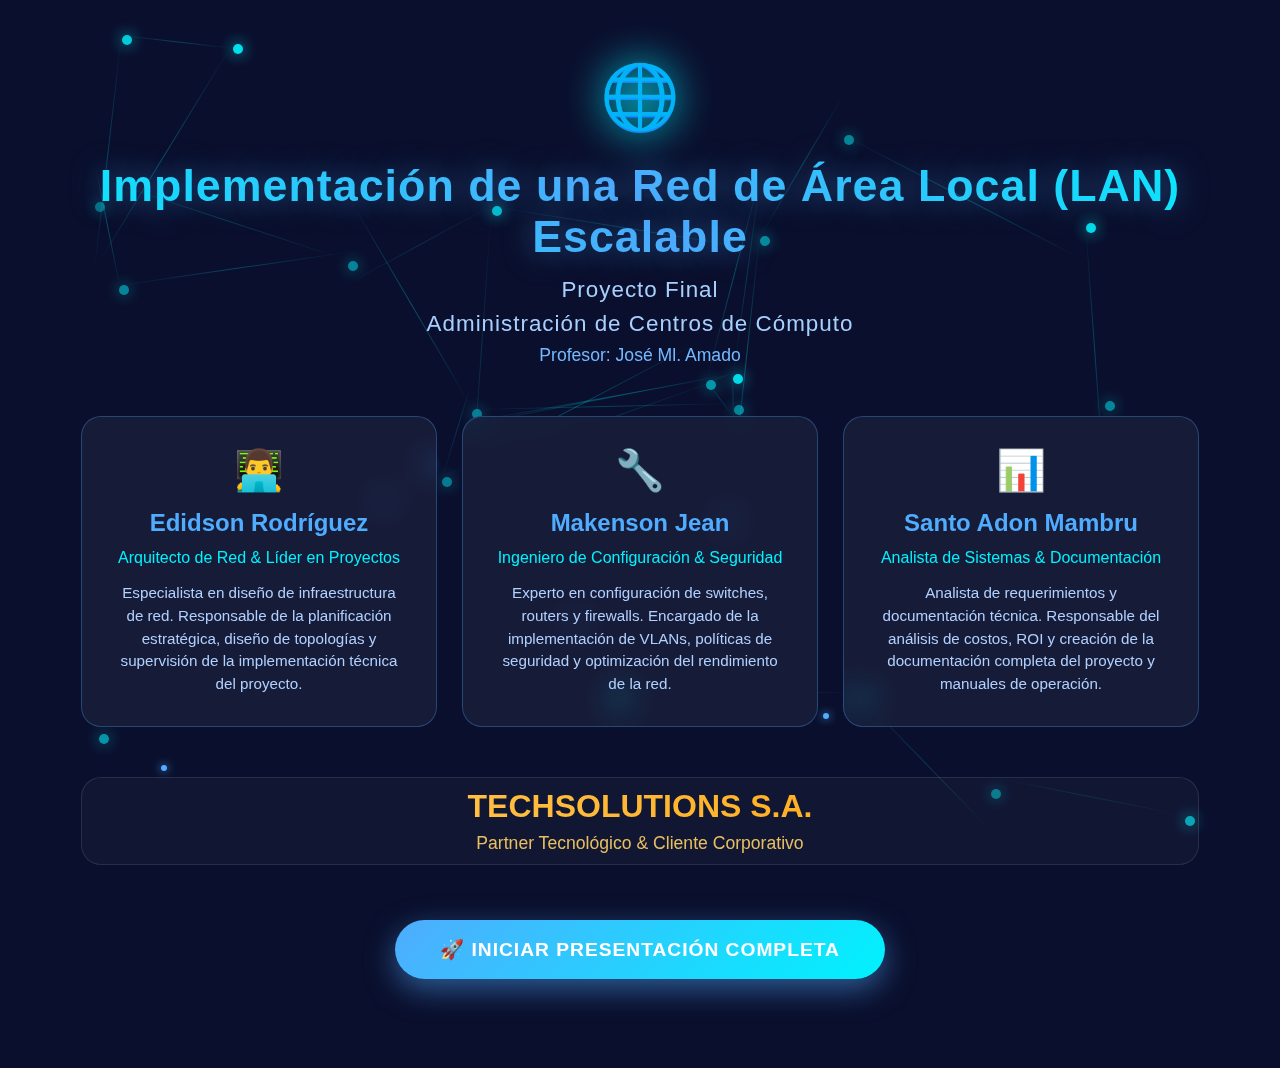
<file: index.html>
<!DOCTYPE html>
<html lang="es">
<head>
    <meta charset="UTF-8">
    <meta name="viewport" content="width=device-width, initial-scale=1.0">
    <title>LAN Escalable - Presentación</title>
    <style>
        * {
            margin: 0;
            padding: 0;
            box-sizing: border-box;
            font-family: 'Segoe UI', Tahoma, Geneva, Verdana, sans-serif;
        }
        
        body {
            background: #0a0f2d;
            color: white;
            min-height: 100vh;
            display: flex;
            justify-content: center;
            align-items: center;
            overflow: auto;
            position: relative;
            padding: 20px;
        }
        
        .container {
            text-align: center;
            max-width: 1200px;
            width: 95%;
            padding: 40px 30px;
            position: relative;
            z-index: 10;
        }
        
        .header {
            margin-bottom: 50px;
        }
        
        .network-icon {
            font-size: 4em;
            margin-bottom: 25px;
            animation: glow 3s ease-in-out infinite alternate;
            filter: drop-shadow(0 0 20px #00f2fe);
        }
        
        @keyframes glow {
            from { transform: scale(1); filter: drop-shadow(0 0 20px #00f2fe); }
            to { transform: scale(1.1); filter: drop-shadow(0 0 30px #4facfe); }
        }
        
        .project-title {
            font-size: 2.8em;
            margin-bottom: 15px;
            background: linear-gradient(45deg, #00f2fe, #4facfe, #00f2fe);
            -webkit-background-clip: text;
            background-clip: text;
            -webkit-text-fill-color: transparent;
            font-weight: 800;
            letter-spacing: 1px;
            text-shadow: 0 0 30px rgba(79, 172, 254, 0.5);
        }
        
        .course {
            font-size: 1.4em;
            color: #a8d0ff;
            font-weight: 300;
            letter-spacing: 1px;
            margin-bottom: 8px;
        }
        
        .professor {
            font-size: 1.1em;
            color: #74b9ff;
            margin-bottom: 40px;
        }
        
        .team-section {
            display: grid;
            grid-template-columns: repeat(auto-fit, minmax(320px, 1fr));
            gap: 25px;
            margin: 50px 0;
        }
        
        .team-member {
            background: rgba(255, 255, 255, 0.05);
            backdrop-filter: blur(15px);
            border: 1px solid rgba(79, 172, 254, 0.3);
            border-radius: 20px;
            padding: 30px;
            transition: all 0.4s ease;
            position: relative;
            overflow: hidden;
        }
        
        .team-member::before {
            content: '';
            position: absolute;
            top: 0;
            left: -100%;
            width: 100%;
            height: 100%;
            background: linear-gradient(90deg, transparent, rgba(79, 172, 254, 0.1), transparent);
            transition: left 0.6s ease;
        }
        
        .team-member:hover::before {
            left: 100%;
        }
        
        .team-member:hover {
            transform: translateY(-8px);
            border-color: #4facfe;
            box-shadow: 0 15px 40px rgba(79, 172, 254, 0.3);
        }
        
        .member-icon {
            font-size: 2.5em;
            margin-bottom: 15px;
        }
        
        .member-name {
            font-size: 1.5em;
            color: #4facfe;
            margin-bottom: 12px;
            font-weight: 600;
        }
        
        .member-role {
            font-size: 1em;
            color: #00f2fe;
            margin-bottom: 15px;
            font-weight: 500;
        }
        
        .member-description {
            color: #b0d0ff;
            line-height: 1.5;
            font-size: 0.95em;
        }
        
        .company-section {
            margin: 20px 0;
            padding: 10px;
            background: rgba(255, 255, 255, 0.03);
            border-radius: 20px;
            border: 1px solid rgba(255, 255, 255, 0.1);
            position: relative;
        }
        
        .company-title {
            font-size: 2em;
            background: linear-gradient(45deg, #ffd166, #ff9e00);
            -webkit-background-clip: text;
            background-clip: text;
            -webkit-text-fill-color: transparent;
            font-weight: 700;
            margin-bottom: 8px;
        }
        
        .company-subtitle {
            color: #ffd166;
            font-size: 1.1em;
            opacity: 0.9;
        }

        /* BOTÓN CON TAMAÑO AJUSTADO */
        .btn-entrar {
            display: inline-block;
            padding: 18px 45px;
            background: linear-gradient(135deg, #4facfe 0%, #00f2fe 100%);
            color: white;
            text-decoration: none;
            border-radius: 50px;
            font-size: 1.2em;
            font-weight: 700;
            transition: all 0.4s ease;
            margin: 35px 0 25px 0;
            box-shadow: 0 10px 30px rgba(79, 172, 254, 0.5);
            border: none;
            cursor: pointer;
            position: relative;
            overflow: hidden;
            letter-spacing: 1px;
            z-index: 100;
        }
        
        .btn-entrar::before {
            content: '';
            position: absolute;
            top: 0;
            left: -100%;
            width: 100%;
            height: 100%;
            background: linear-gradient(90deg, transparent, rgba(255, 255, 255, 0.3), transparent);
            transition: left 0.6s ease;
        }
        
        .btn-entrar:hover::before {
            left: 100%;
        }
        
        .btn-entrar:hover {
            transform: translateY(-5px) scale(1.05);
            box-shadow: 0 15px 40px rgba(79, 172, 254, 0.8);
        }
        
        /* Elementos de fondo de red */
        .network-bg {
            position: fixed;
            top: 0;
            left: 0;
            width: 100%;
            height: 100%;
            z-index: 1;
        }
        
        .node {
            position: absolute;
            width: 10px;
            height: 10px;
            background: #00f2fe;
            border-radius: 50%;
            box-shadow: 0 0 15px #00f2fe;
            animation: nodePulse 4s infinite ease-in-out;
        }
        
        .connection {
            position: absolute;
            height: 1px;
            background: linear-gradient(90deg, transparent, #00f2fe, transparent);
            transform-origin: 0 0;
        }
        
        .data-packet {
            position: absolute;
            width: 6px;
            height: 6px;
            background: #4facfe;
            border-radius: 50%;
            box-shadow: 0 0 10px #4facfe;
            animation: dataFlow 8s linear infinite;
        }
        
        @keyframes nodePulse {
            0%, 100% { transform: scale(1); opacity: 0.7; }
            50% { transform: scale(1.2); opacity: 1; }
        }
        
        @keyframes dataFlow {
            0% { transform: translateX(0) translateY(0); opacity: 0; }
            10% { opacity: 1; }
            90% { opacity: 1; }
            100% { transform: translateX(80px) translateY(40px); opacity: 0; }
        }
        
        @media (max-width: 768px) {
            .project-title {
                font-size: 2.2em;
            }
            
            .team-section {
                grid-template-columns: 1fr;
            }
            
            .team-member {
                padding: 25px;
            }
            
            .btn-entrar {
                padding: 16px 35px;
                font-size: 1.1em;
            }
        }
    </style>
</head>
<body>
    <!-- Fondo con elementos de red -->
    <div class="network-bg" id="networkBackground"></div>
    
    <div class="container">
        <div class="header">
            <div class="network-icon">🌐</div>
            <h1 class="project-title">Implementación de una Red de Área Local (LAN) Escalable</h1>
            <div class="course">Proyecto Final</div>
            <div class="course">Administración de Centros de Cómputo</div>
            <div class="professor">Profesor: José Ml. Amado</div>
        </div>
        
        <div class="team-section">
            <div class="team-member">
                <div class="member-icon">👨‍💻</div>
                <h3 class="member-name">Edidson Rodríguez</h3>
                <div class="member-role">Arquitecto de Red & Líder en Proyectos</div>
                <p class="member-description">
                    Especialista en diseño de infraestructura de red. Responsable de la planificación estratégica, 
                    diseño de topologías y supervisión de la implementación técnica del proyecto.
                </p>
            </div>
            
            <div class="team-member">
                <div class="member-icon">🔧</div>
                <h3 class="member-name">Makenson Jean</h3>
                <div class="member-role">Ingeniero de Configuración & Seguridad</div>
                <p class="member-description">
                    Experto en configuración de switches, routers y firewalls. Encargado de la implementación 
                    de VLANs, políticas de seguridad y optimización del rendimiento de la red.
                </p>
            </div>
            
            <div class="team-member">
                <div class="member-icon">📊</div>
                <h3 class="member-name">Santo Adon Mambru</h3>
                <div class="member-role">Analista de Sistemas & Documentación</div>
                <p class="member-description">
                    Analista de requerimientos y documentación técnica. Responsable del análisis de costos, 
                    ROI y creación de la documentación completa del proyecto y manuales de operación.
                </p>
            </div>
        </div>
        
        <div class="company-section">
            <div class="company-title">TECHSOLUTIONS S.A.</div>
            <div class="company-subtitle">Partner Tecnológico & Cliente Corporativo</div>
        </div>

        <!-- BOTÓN CON TAMAÑO CORREGIDO -->
        <a href="presentation.html" class="btn-entrar">
            🚀 INICIAR PRESENTACIÓN COMPLETA
        </a>

    </div>

    <script>
        function createNetworkBackground() {
            const bg = document.getElementById('networkBackground');
            const nodes = [];
            const numNodes = 20;
            
            // Crear nodos
            for (let i = 0; i < numNodes; i++) {
                const node = document.createElement('div');
                node.classList.add('node');
                
                const x = Math.random() * 95;
                const y = Math.random() * 95;
                
                node.style.left = `${x}vw`;
                node.style.top = `${y}vh`;
                node.style.animationDelay = `${Math.random() * 4}s`;
                node.style.opacity = 0.4 + Math.random() * 0.6;
                
                bg.appendChild(node);
                nodes.push({ x, y, element: node });
            }
            
            // Crear conexiones
            for (let i = 0; i < nodes.length; i++) {
                for (let j = i + 1; j < nodes.length; j++) {
                    const distance = Math.sqrt(
                        Math.pow(nodes[i].x - nodes[j].x, 2) + 
                        Math.pow(nodes[i].y - nodes[j].y, 2)
                    );
                    
                    if (distance < 25) {
                        const connection = document.createElement('div');
                        connection.classList.add('connection');
                        
                        const deltaX = nodes[j].x - nodes[i].x;
                        const deltaY = nodes[j].y - nodes[i].y;
                        
                        const length = Math.sqrt(deltaX * deltaX + deltaY * deltaY);
                        const angle = Math.atan2(deltaY, deltaX) * 180 / Math.PI;
                        
                        connection.style.width = `${length}vw`;
                        connection.style.left = `${nodes[i].x}vw`;
                        connection.style.top = `${nodes[i].y}vh`;
                        connection.style.transform = `rotate(${angle}deg)`;
                        connection.style.opacity = 0.1 + Math.random() * 0.2;
                        
                        bg.appendChild(connection);
                    }
                }
            }
            
            // Crear paquetes de datos animados
            for (let i = 0; i < 6; i++) {
                const packet = document.createElement('div');
                packet.classList.add('data-packet');
                
                packet.style.left = `${10 + Math.random() * 80}vw`;
                packet.style.top = `${10 + Math.random() * 80}vh`;
                packet.style.animationDelay = `${Math.random() * 8}s`;
                
                bg.appendChild(packet);
            }
        }
        
        // Inicializar el fondo de red
        document.addEventListener('DOMContentLoaded', createNetworkBackground);
    </script>
</body>
</html>
</file>
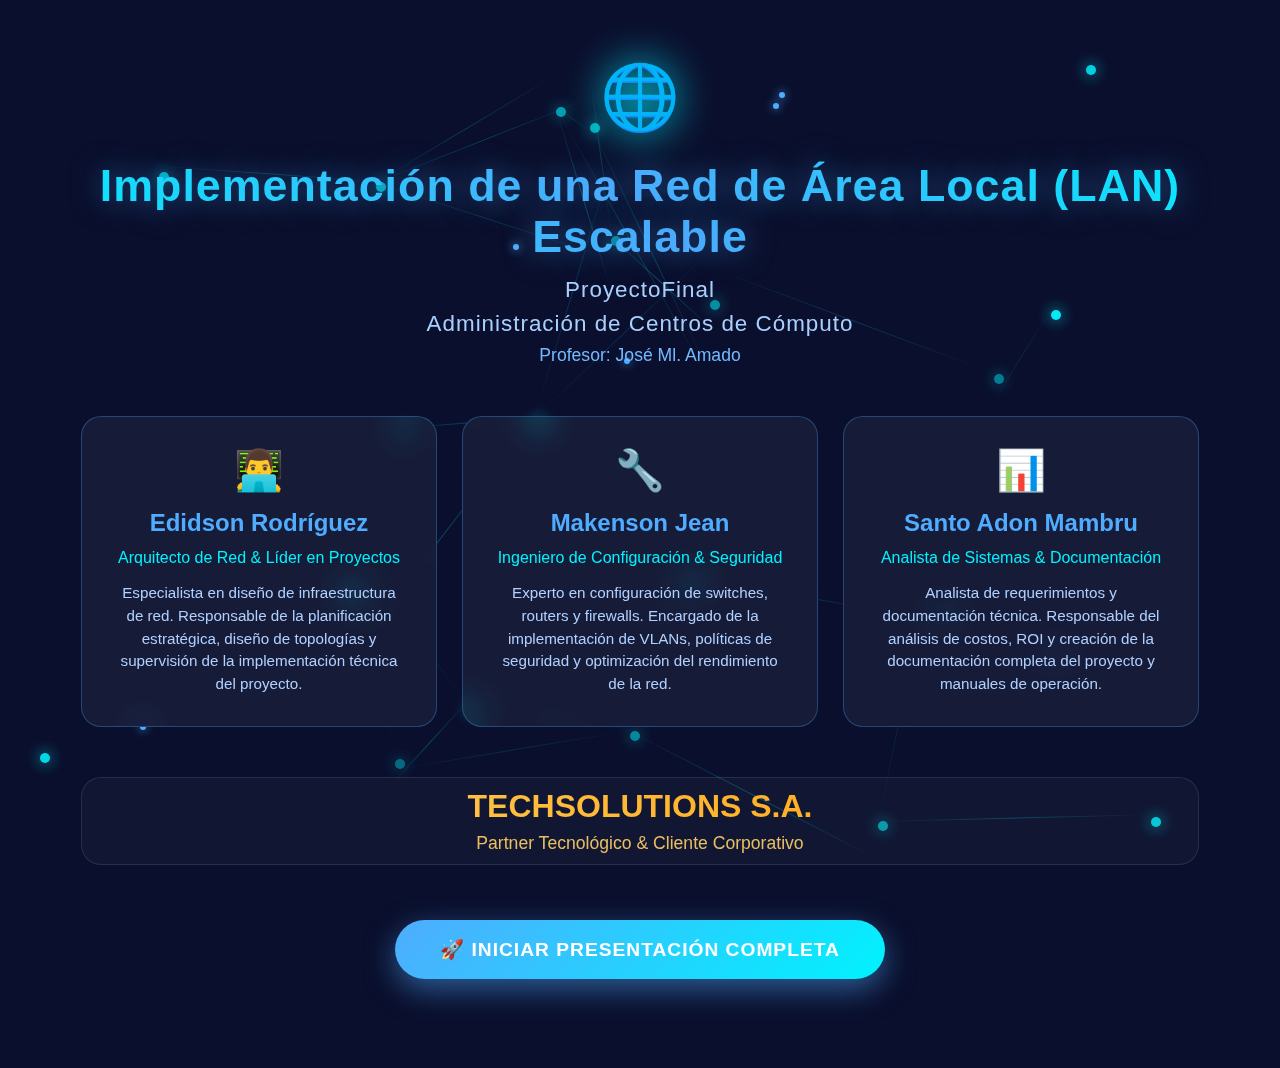
<file: landing.html>
<!DOCTYPE html>
<html lang="es">
<head>
    <meta charset="UTF-8">
    <meta name="viewport" content="width=device-width, initial-scale=1.0">
    <title>LAN Escalable - Presentación</title>
    <style>
        * {
            margin: 0;
            padding: 0;
            box-sizing: border-box;
            font-family: 'Segoe UI', Tahoma, Geneva, Verdana, sans-serif;
        }
        
        body {
            background: #0a0f2d;
            color: white;
            min-height: 100vh;
            display: flex;
            justify-content: center;
            align-items: center;
            overflow: auto;
            position: relative;
            padding: 20px;
        }
        
        .container {
            text-align: center;
            max-width: 1200px;
            width: 95%;
            padding: 40px 30px;
            position: relative;
            z-index: 10;
        }
        
        .header {
            margin-bottom: 50px;
        }
        
        .network-icon {
            font-size: 4em;
            margin-bottom: 25px;
            animation: glow 3s ease-in-out infinite alternate;
            filter: drop-shadow(0 0 20px #00f2fe);
        }
        
        @keyframes glow {
            from { transform: scale(1); filter: drop-shadow(0 0 20px #00f2fe); }
            to { transform: scale(1.1); filter: drop-shadow(0 0 30px #4facfe); }
        }
        
        .project-title {
            font-size: 2.8em;
            margin-bottom: 15px;
            background: linear-gradient(45deg, #00f2fe, #4facfe, #00f2fe);
            -webkit-background-clip: text;
            background-clip: text;
            -webkit-text-fill-color: transparent;
            font-weight: 800;
            letter-spacing: 1px;
            text-shadow: 0 0 30px rgba(79, 172, 254, 0.5);
        }
        
        .course {
            font-size: 1.4em;
            color: #a8d0ff;
            font-weight: 300;
            letter-spacing: 1px;
            margin-bottom: 8px;
        }
        
        .professor {
            font-size: 1.1em;
            color: #74b9ff;
            margin-bottom: 40px;
        }
        
        .team-section {
            display: grid;
            grid-template-columns: repeat(auto-fit, minmax(320px, 1fr));
            gap: 25px;
            margin: 50px 0;
        }
        
        .team-member {
            background: rgba(255, 255, 255, 0.05);
            backdrop-filter: blur(15px);
            border: 1px solid rgba(79, 172, 254, 0.3);
            border-radius: 20px;
            padding: 30px;
            transition: all 0.4s ease;
            position: relative;
            overflow: hidden;
        }
        
        .team-member::before {
            content: '';
            position: absolute;
            top: 0;
            left: -100%;
            width: 100%;
            height: 100%;
            background: linear-gradient(90deg, transparent, rgba(79, 172, 254, 0.1), transparent);
            transition: left 0.6s ease;
        }
        
        .team-member:hover::before {
            left: 100%;
        }
        
        .team-member:hover {
            transform: translateY(-8px);
            border-color: #4facfe;
            box-shadow: 0 15px 40px rgba(79, 172, 254, 0.3);
        }
        
        .member-icon {
            font-size: 2.5em;
            margin-bottom: 15px;
        }
        
        .member-name {
            font-size: 1.5em;
            color: #4facfe;
            margin-bottom: 12px;
            font-weight: 600;
        }
        
        .member-role {
            font-size: 1em;
            color: #00f2fe;
            margin-bottom: 15px;
            font-weight: 500;
        }
        
        .member-description {
            color: #b0d0ff;
            line-height: 1.5;
            font-size: 0.95em;
        }
        
        .company-section {
            margin: 20px 0;
            padding: 10px;
            background: rgba(255, 255, 255, 0.03);
            border-radius: 20px;
            border: 1px solid rgba(255, 255, 255, 0.1);
            position: relative;
        }
        
        .company-title {
            font-size: 2em;
            background: linear-gradient(45deg, #ffd166, #ff9e00);
            -webkit-background-clip: text;
            background-clip: text;
            -webkit-text-fill-color: transparent;
            font-weight: 700;
            margin-bottom: 8px;
        }
        
        .company-subtitle {
            color: #ffd166;
            font-size: 1.1em;
            opacity: 0.9;
        }

        /* BOTÓN CON TAMAÑO AJUSTADO */
        .btn-entrar {
            display: inline-block;
            padding: 18px 45px;
            background: linear-gradient(135deg, #4facfe 0%, #00f2fe 100%);
            color: white;
            text-decoration: none;
            border-radius: 50px;
            font-size: 1.2em;
            font-weight: 700;
            transition: all 0.4s ease;
            margin: 35px 0 25px 0;
            box-shadow: 0 10px 30px rgba(79, 172, 254, 0.5);
            border: none;
            cursor: pointer;
            position: relative;
            overflow: hidden;
            letter-spacing: 1px;
            z-index: 100;
        }
        
        .btn-entrar::before {
            content: '';
            position: absolute;
            top: 0;
            left: -100%;
            width: 100%;
            height: 100%;
            background: linear-gradient(90deg, transparent, rgba(255, 255, 255, 0.3), transparent);
            transition: left 0.6s ease;
        }
        
        .btn-entrar:hover::before {
            left: 100%;
        }
        
        .btn-entrar:hover {
            transform: translateY(-5px) scale(1.05);
            box-shadow: 0 15px 40px rgba(79, 172, 254, 0.8);
        }
        
        /* Elementos de fondo de red */
        .network-bg {
            position: fixed;
            top: 0;
            left: 0;
            width: 100%;
            height: 100%;
            z-index: 1;
        }
        
        .node {
            position: absolute;
            width: 10px;
            height: 10px;
            background: #00f2fe;
            border-radius: 50%;
            box-shadow: 0 0 15px #00f2fe;
            animation: nodePulse 4s infinite ease-in-out;
        }
        
        .connection {
            position: absolute;
            height: 1px;
            background: linear-gradient(90deg, transparent, #00f2fe, transparent);
            transform-origin: 0 0;
        }
        
        .data-packet {
            position: absolute;
            width: 6px;
            height: 6px;
            background: #4facfe;
            border-radius: 50%;
            box-shadow: 0 0 10px #4facfe;
            animation: dataFlow 8s linear infinite;
        }
        
        @keyframes nodePulse {
            0%, 100% { transform: scale(1); opacity: 0.7; }
            50% { transform: scale(1.2); opacity: 1; }
        }
        
        @keyframes dataFlow {
            0% { transform: translateX(0) translateY(0); opacity: 0; }
            10% { opacity: 1; }
            90% { opacity: 1; }
            100% { transform: translateX(80px) translateY(40px); opacity: 0; }
        }
        
        @media (max-width: 768px) {
            .project-title {
                font-size: 2.2em;
            }
            
            .team-section {
                grid-template-columns: 1fr;
            }
            
            .team-member {
                padding: 25px;
            }
            
            .btn-entrar {
                padding: 16px 35px;
                font-size: 1.1em;
            }
        }
    </style>
</head>
<body>
    <!-- Fondo con elementos de red -->
    <div class="network-bg" id="networkBackground"></div>
    
    <div class="container">
        <div class="header">
            <div class="network-icon">🌐</div>
            <h1 class="project-title">Implementación de una Red de Área Local (LAN) Escalable</h1>
            <div class="course">ProyectoFinal</div>
            <div class="course">Administración de Centros de Cómputo</div>
            <div class="professor">Profesor: José Ml. Amado</div>
        </div>
        
        <div class="team-section">
            <div class="team-member">
                <div class="member-icon">👨‍💻</div>
                <h3 class="member-name">Edidson Rodríguez</h3>
                <div class="member-role">Arquitecto de Red & Líder en Proyectos</div>
                <p class="member-description">
                    Especialista en diseño de infraestructura de red. Responsable de la planificación estratégica, 
                    diseño de topologías y supervisión de la implementación técnica del proyecto.
                </p>
            </div>
            
            <div class="team-member">
                <div class="member-icon">🔧</div>
                <h3 class="member-name">Makenson Jean</h3>
                <div class="member-role">Ingeniero de Configuración & Seguridad</div>
                <p class="member-description">
                    Experto en configuración de switches, routers y firewalls. Encargado de la implementación 
                    de VLANs, políticas de seguridad y optimización del rendimiento de la red.
                </p>
            </div>
            
            <div class="team-member">
                <div class="member-icon">📊</div>
                <h3 class="member-name">Santo Adon Mambru</h3>
                <div class="member-role">Analista de Sistemas & Documentación</div>
                <p class="member-description">
                    Analista de requerimientos y documentación técnica. Responsable del análisis de costos, 
                    ROI y creación de la documentación completa del proyecto y manuales de operación.
                </p>
            </div>
        </div>
        
        <div class="company-section">
            <div class="company-title">TECHSOLUTIONS S.A.</div>
            <div class="company-subtitle">Partner Tecnológico & Cliente Corporativo</div>
        </div>

        <!-- BOTÓN CON TAMAÑO CORREGIDO -->
        <a href="index.html" class="btn-entrar">
            🚀 INICIAR PRESENTACIÓN COMPLETA
        </a>

    </div>

    <script>
        function createNetworkBackground() {
            const bg = document.getElementById('networkBackground');
            const nodes = [];
            const numNodes = 20;
            
            // Crear nodos
            for (let i = 0; i < numNodes; i++) {
                const node = document.createElement('div');
                node.classList.add('node');
                
                const x = Math.random() * 95;
                const y = Math.random() * 95;
                
                node.style.left = `${x}vw`;
                node.style.top = `${y}vh`;
                node.style.animationDelay = `${Math.random() * 4}s`;
                node.style.opacity = 0.4 + Math.random() * 0.6;
                
                bg.appendChild(node);
                nodes.push({ x, y, element: node });
            }
            
            // Crear conexiones
            for (let i = 0; i < nodes.length; i++) {
                for (let j = i + 1; j < nodes.length; j++) {
                    const distance = Math.sqrt(
                        Math.pow(nodes[i].x - nodes[j].x, 2) + 
                        Math.pow(nodes[i].y - nodes[j].y, 2)
                    );
                    
                    if (distance < 25) {
                        const connection = document.createElement('div');
                        connection.classList.add('connection');
                        
                        const deltaX = nodes[j].x - nodes[i].x;
                        const deltaY = nodes[j].y - nodes[i].y;
                        
                        const length = Math.sqrt(deltaX * deltaX + deltaY * deltaY);
                        const angle = Math.atan2(deltaY, deltaX) * 180 / Math.PI;
                        
                        connection.style.width = `${length}vw`;
                        connection.style.left = `${nodes[i].x}vw`;
                        connection.style.top = `${nodes[i].y}vh`;
                        connection.style.transform = `rotate(${angle}deg)`;
                        connection.style.opacity = 0.1 + Math.random() * 0.2;
                        
                        bg.appendChild(connection);
                    }
                }
            }
            
            // Crear paquetes de datos animados
            for (let i = 0; i < 6; i++) {
                const packet = document.createElement('div');
                packet.classList.add('data-packet');
                
                packet.style.left = `${10 + Math.random() * 80}vw`;
                packet.style.top = `${10 + Math.random() * 80}vh`;
                packet.style.animationDelay = `${Math.random() * 8}s`;
                
                bg.appendChild(packet);
            }
        }
        
        // Inicializar el fondo de red
        document.addEventListener('DOMContentLoaded', createNetworkBackground);
    </script>
</body>
</html>
</file>
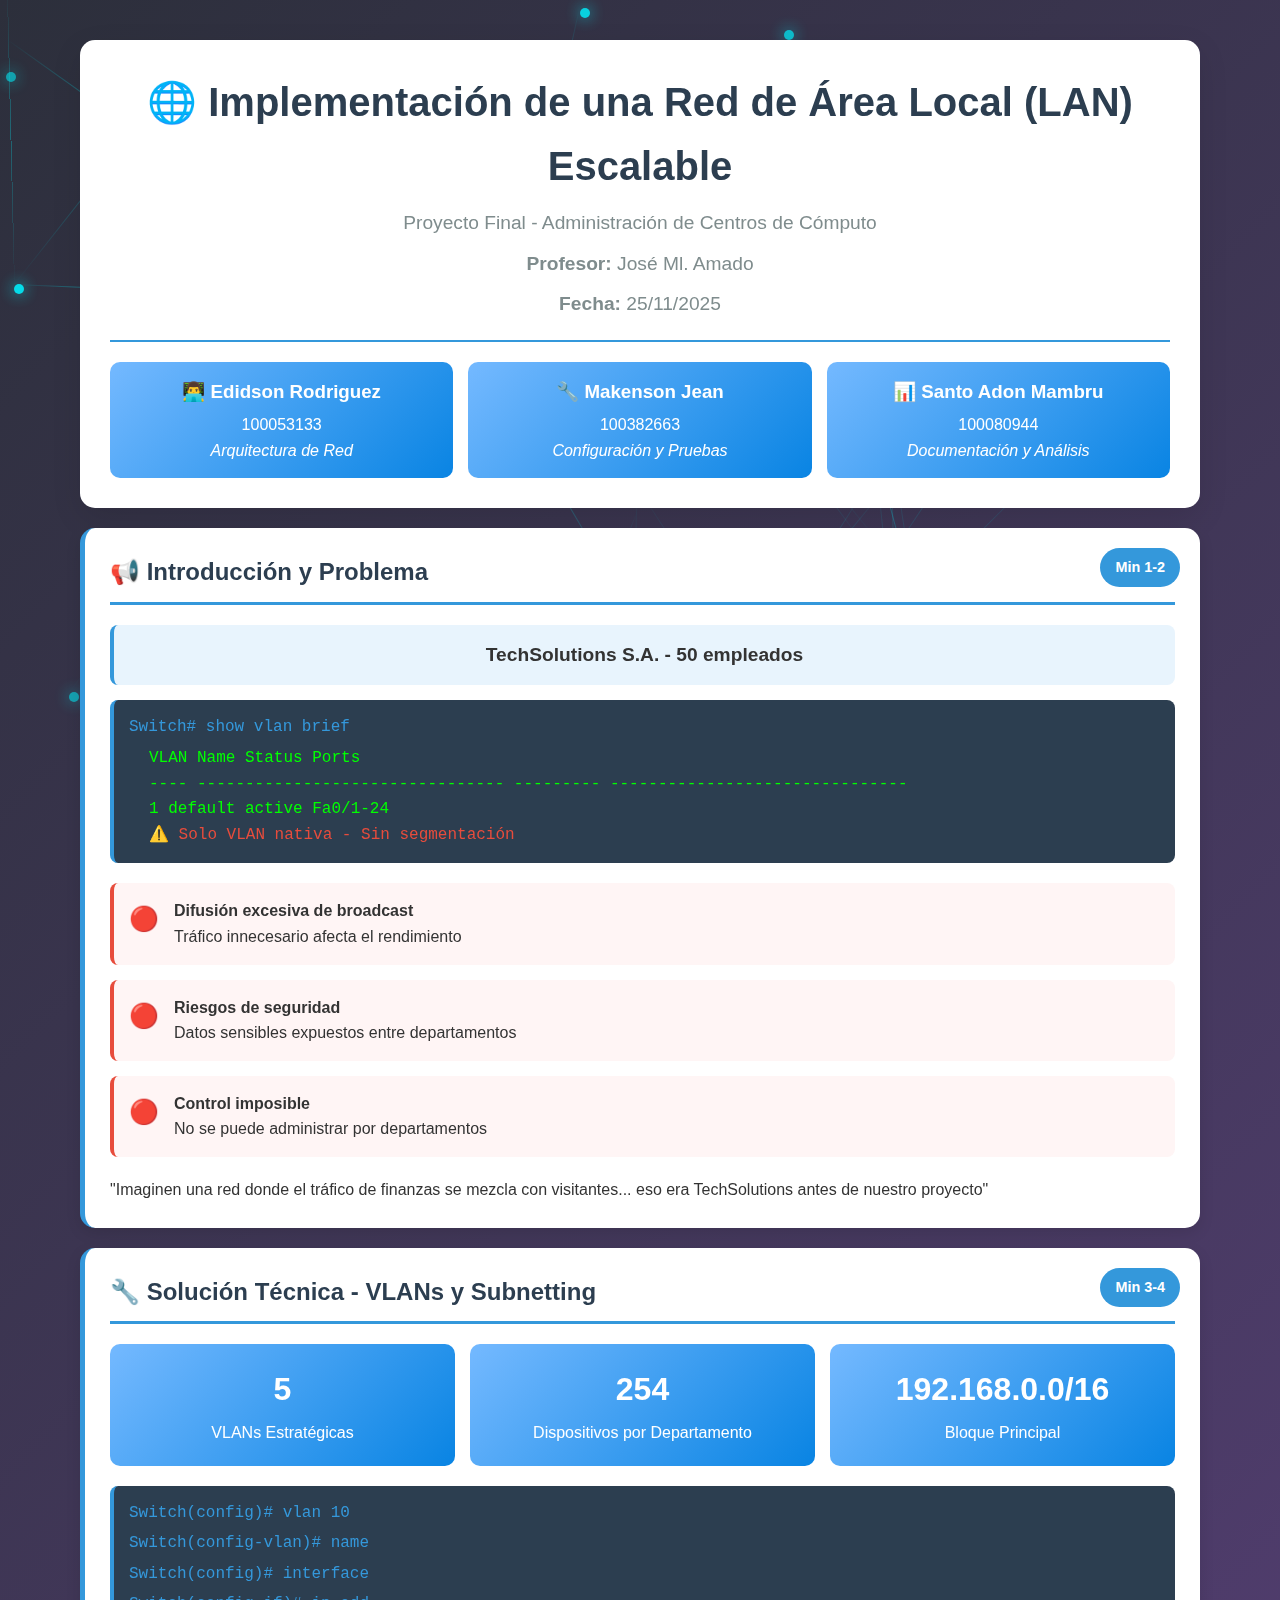
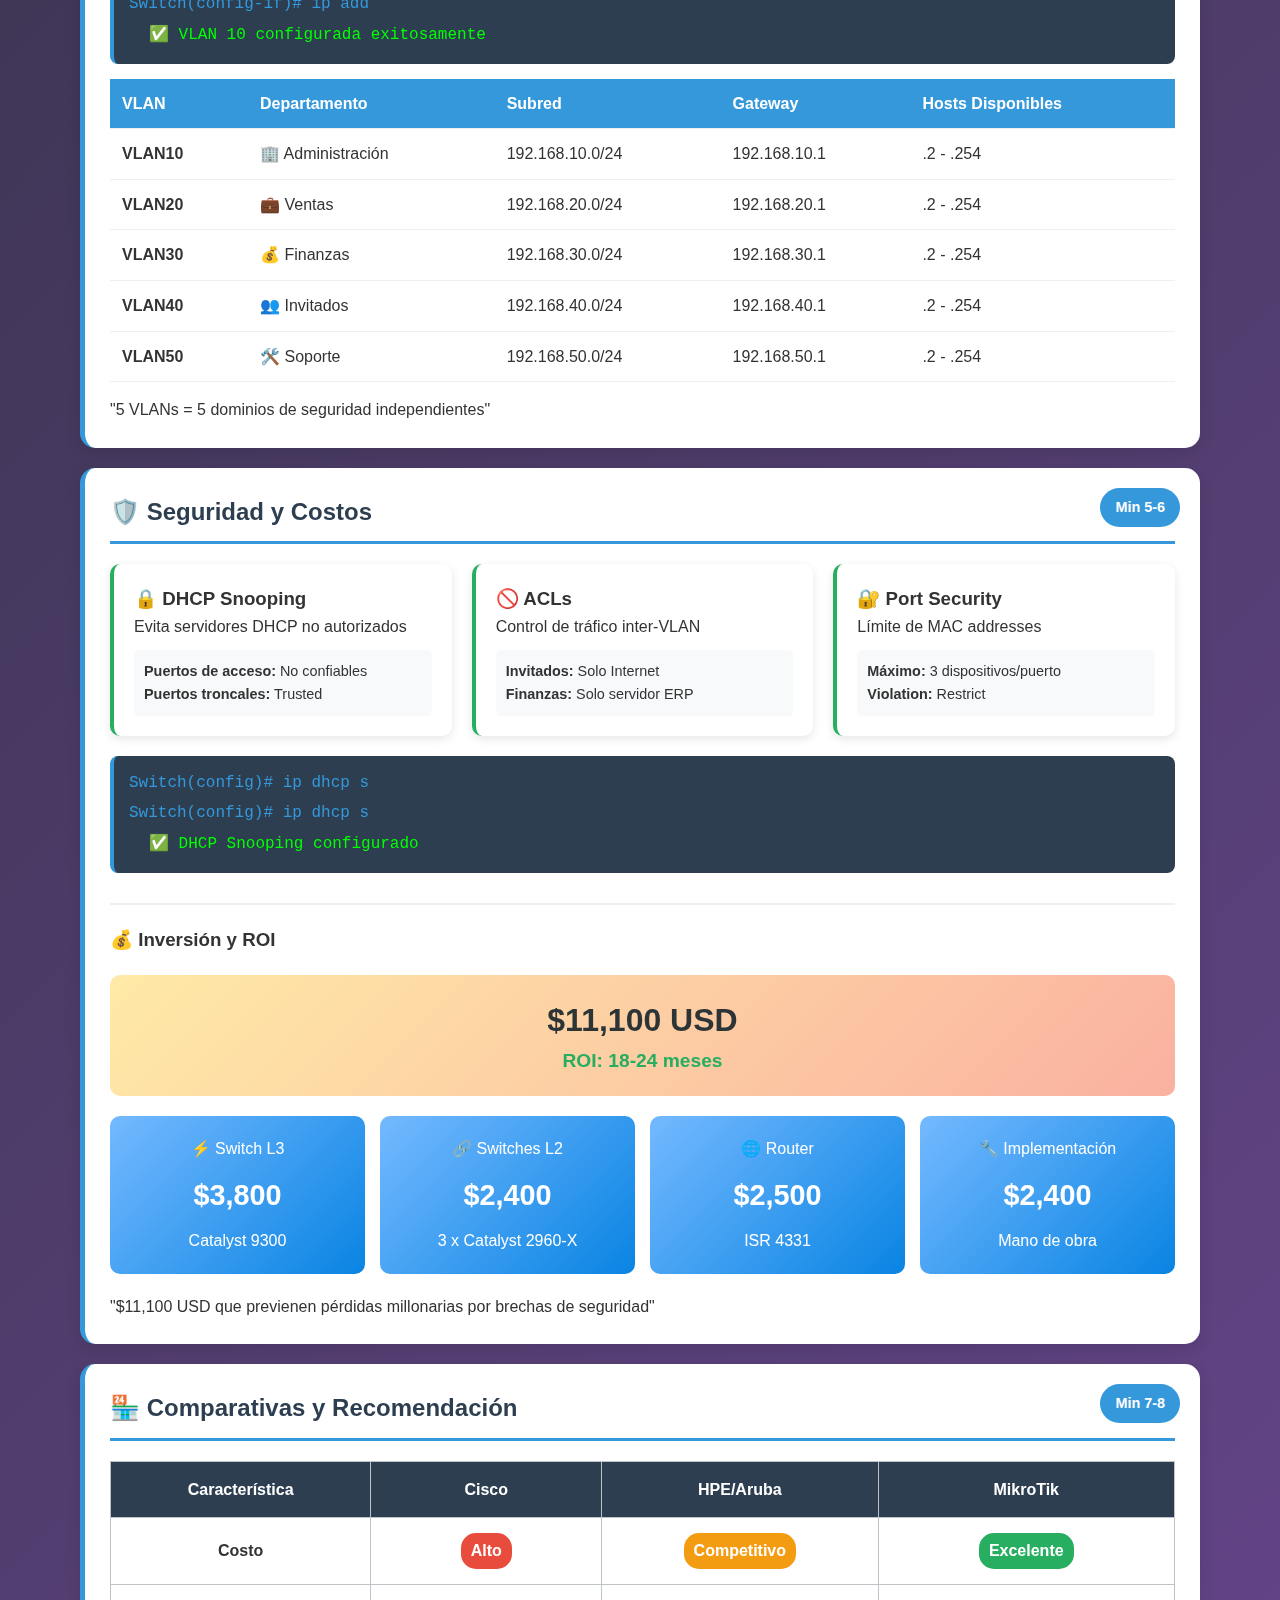
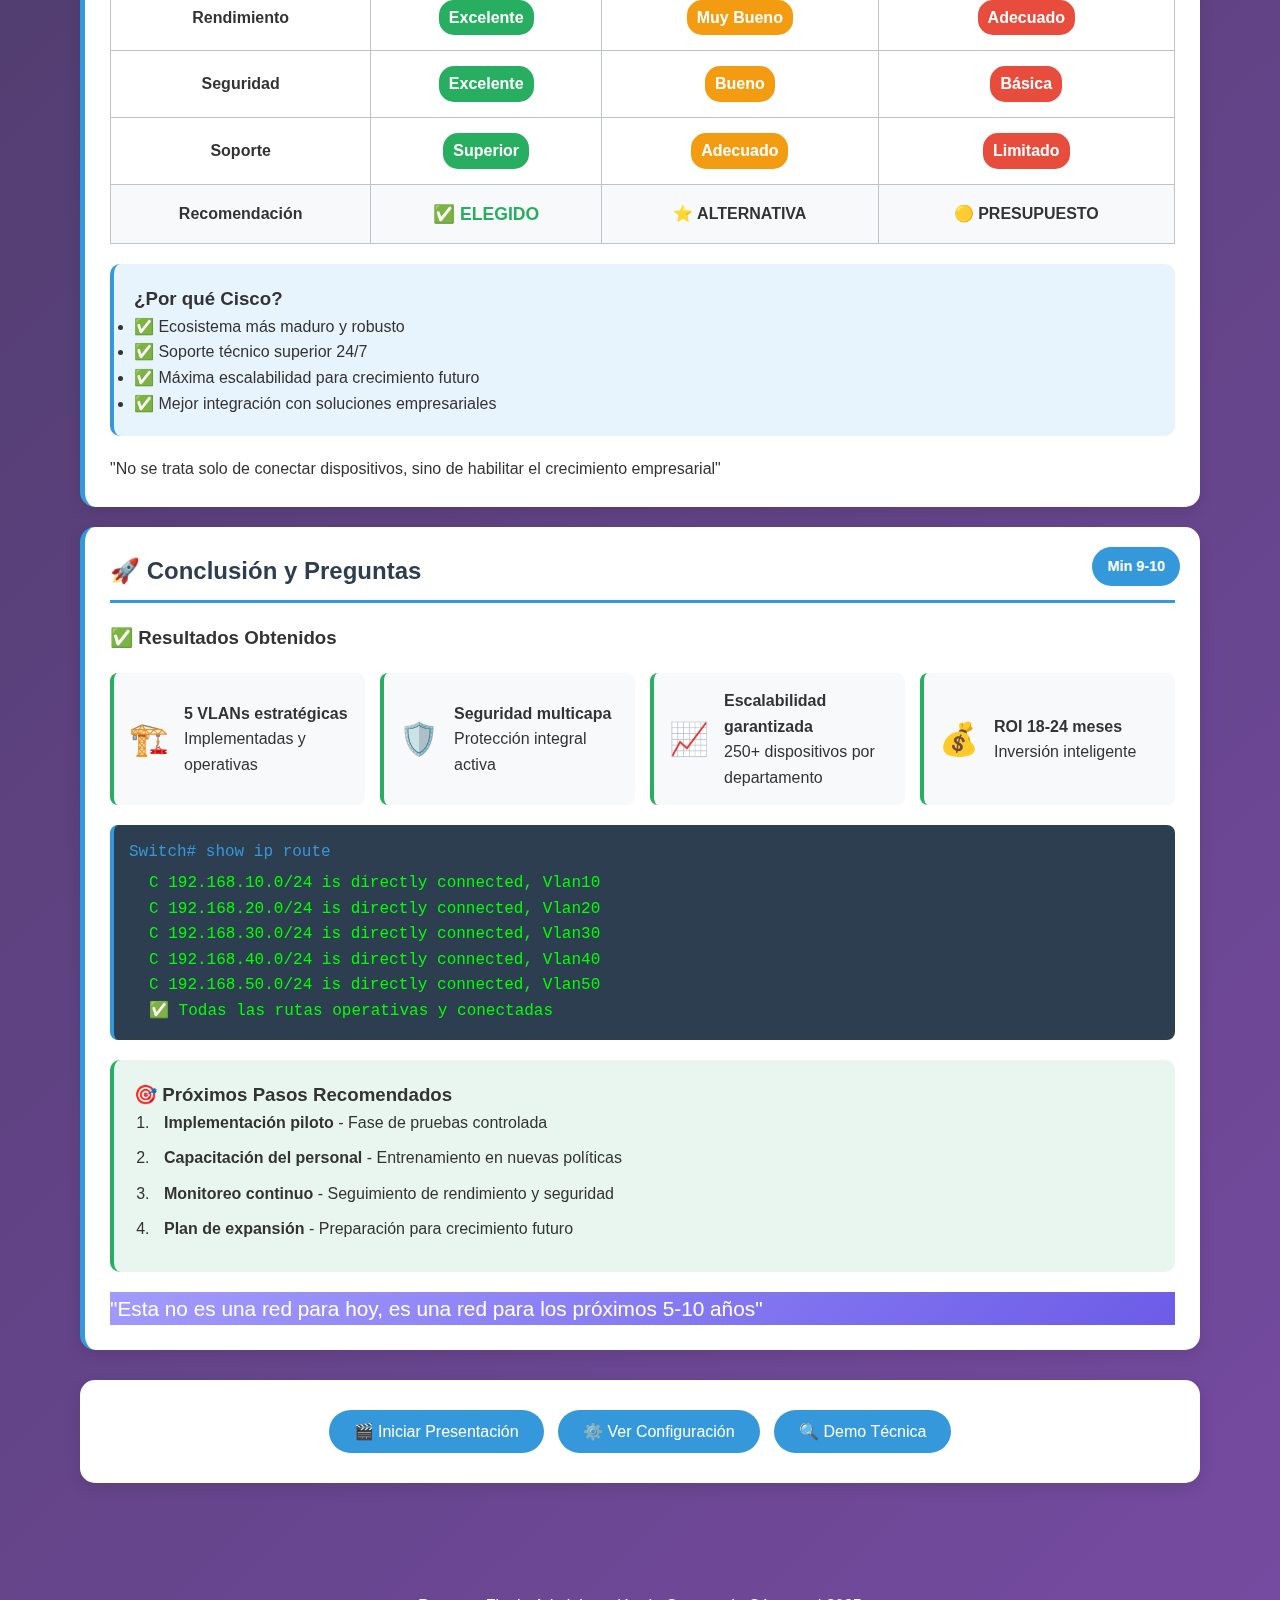
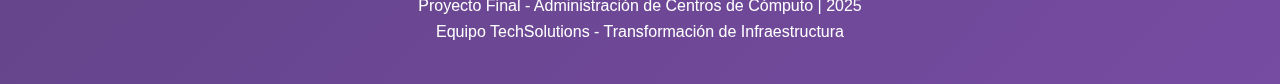
<file: presentation.html>
<!DOCTYPE html>
<html lang="es">
<head>
    <meta charset="UTF-8">
    <meta name="viewport" content="width=device-width, initial-scale=1.0">
    <title>Proyecto LAN Escalable - TechSolutions S.A.</title>
    <link rel="stylesheet" href="styles.css">
</head>
<body>

    <!-- Fondo de redes animado -->
    <div class="network-bg" id="networkBackground"></div>
    
    <div class="container">
    <div class="container">
        <!-- Header -->
        <div class="header">
            <h1>🌐 Implementación de una Red de Área Local (LAN) Escalable</h1>
            <div class="subtitle">Proyecto Final - Administración de Centros de Cómputo</div>
            <div class="subtitle"><strong>Profesor:</strong> José Ml. Amado</div>
            <div class="subtitle"><strong>Fecha:</strong> 25/11/2025</div>

            <!-- Equipo de trabajo -->
            <div class="team-grid">
                <div class="team-member">
                    <h3>👨‍💻 Edidson Rodriguez</h3>
                    <p>100053133</p>
                    <p><em>Arquitectura de Red</em></p>
                </div>
                <div class="team-member">
                    <h3>🔧 Makenson Jean</h3>
                    <p>100382663</p>
                    <p><em>Configuración y Pruebas</em></p>
                </div>
                <div class="team-member">
                    <h3>📊 Santo Adon Mambru</h3>
                    <p>100080944</p>
                    <p><em>Documentación y Análisis</em></p>
                </div>
            </div>
        </div>

        <!-- ========== MINUTO 1-2: INTRODUCCIÓN ========== -->
        <div class="card timing-section" id="introduccion">
            <div class="timing-indicator">Min 1-2</div>
            <h2>📢 Introducción y Problema</h2>
            
            <div class="script-highlight">
                <strong>TechSolutions S.A. - 50 empleados</strong>
            </div>
            
            <div class="console">
                <div class="command">Switch# show vlan brief</div>
                <div class="output">
                    VLAN Name                             Status    Ports<br>
                    ---- -------------------------------- --------- -------------------------------<br>
                    1    default                          active    Fa0/1-24<br>
                    <span style="color: #e74c3c;">⚠️  Solo VLAN nativa - Sin segmentación</span>
                </div>
            </div>

            <div class="problem-list">
                <div class="problem-item">
                    <span class="problem-icon">🔴</span>
                    <div>
                        <strong>Difusión excesiva de broadcast</strong>
                        <p>Tráfico innecesario afecta el rendimiento</p>
                    </div>
                </div>
                <div class="problem-item">
                    <span class="problem-icon">🔴</span>
                    <div>
                        <strong>Riesgos de seguridad</strong>
                        <p>Datos sensibles expuestos entre departamentos</p>
                    </div>
                </div>
                <div class="problem-item">
                    <span class="problem-icon">🔴</span>
                    <div>
                        <strong>Control imposible</strong>
                        <p>No se puede administrar por departamentos</p>
                    </div>
                </div>
            </div>

            <div class="impact-phrase">
                "Imaginen una red donde el tráfico de finanzas se mezcla con visitantes... eso era TechSolutions antes de nuestro proyecto"
            </div>
        </div>

        <!-- ========== MINUTO 3-4: SOLUCIÓN TÉCNICA ========== -->
        <div class="card timing-section" id="solucion-tecnica">
            <div class="timing-indicator">Min 3-4</div>
            <h2>🔧 Solución Técnica - VLANs y Subnetting</h2>
            
            <div class="solution-highlights">
                <div class="highlight-item">
                    <span class="highlight-number">5</span>
                    <span>VLANs Estratégicas</span>
                </div>
                <div class="highlight-item">
                    <span class="highlight-number">254</span>
                    <span>Dispositivos por Departamento</span>
                </div>
                <div class="highlight-item">
                    <span class="highlight-number">192.168.0.0/16</span>
                    <span>Bloque Principal</span>
                </div>
            </div>

            <div class="console">
                <div class="command">Switch(config)# vlan 10</div>
                <div class="command">Switch(config-vlan)# name ADMINISTRACION</div>
                <div class="command">Switch(config)# interface vlan 10</div>
                <div class="command">Switch(config-if)# ip address 192.168.10.1 255.255.255.0</div>
                <div class="output">✅ VLAN 10 configurada exitosamente</div>
            </div>

            <table class="vlan-table">
                <thead>
                    <tr>
                        <th>VLAN</th>
                        <th>Departamento</th>
                        <th>Subred</th>
                        <th>Gateway</th>
                        <th>Hosts Disponibles</th>
                    </tr>
                </thead>
                <tbody>
                    <tr>
                        <td><strong>VLAN10</strong></td>
                        <td>🏢 Administración</td>
                        <td>192.168.10.0/24</td>
                        <td>192.168.10.1</td>
                        <td>.2 - .254</td>
                    </tr>
                    <tr>
                        <td><strong>VLAN20</strong></td>
                        <td>💼 Ventas</td>
                        <td>192.168.20.0/24</td>
                        <td>192.168.20.1</td>
                        <td>.2 - .254</td>
                    </tr>
                    <tr>
                        <td><strong>VLAN30</strong></td>
                        <td>💰 Finanzas</td>
                        <td>192.168.30.0/24</td>
                        <td>192.168.30.1</td>
                        <td>.2 - .254</td>
                    </tr>
                    <tr>
                        <td><strong>VLAN40</strong></td>
                        <td>👥 Invitados</td>
                        <td>192.168.40.0/24</td>
                        <td>192.168.40.1</td>
                        <td>.2 - .254</td>
                    </tr>
                    <tr>
                        <td><strong>VLAN50</strong></td>
                        <td>🛠️ Soporte</td>
                        <td>192.168.50.0/24</td>
                        <td>192.168.50.1</td>
                        <td>.2 - .254</td>
                    </tr>
                </tbody>
            </table>

            <div class="impact-phrase">
                "5 VLANs = 5 dominios de seguridad independientes"
            </div>
        </div>

        <!-- ========== MINUTO 5-6: SEGURIDAD Y COSTOS ========== -->
        <div class="card timing-section" id="seguridad-costos">
            <div class="timing-indicator">Min 5-6</div>
            <h2>🛡️ Seguridad y Costos</h2>
            
            <div class="security-grid">
                <div class="security-item">
                    <h3>🔒 DHCP Snooping</h3>
                    <p>Evita servidores DHCP no autorizados</p>
                    <div class="security-detail">
                        <strong>Puertos de acceso:</strong> No confiables<br>
                        <strong>Puertos troncales:</strong> Trusted
                    </div>
                </div>
                <div class="security-item">
                    <h3>🚫 ACLs</h3>
                    <p>Control de tráfico inter-VLAN</p>
                    <div class="security-detail">
                        <strong>Invitados:</strong> Solo Internet<br>
                        <strong>Finanzas:</strong> Solo servidor ERP
                    </div>
                </div>
                <div class="security-item">
                    <h3>🔐 Port Security</h3>
                    <p>Límite de MAC addresses</p>
                    <div class="security-detail">
                        <strong>Máximo:</strong> 3 dispositivos/puerto<br>
                        <strong>Violation:</strong> Restrict
                    </div>
                </div>
            </div>

            <div class="console">
                <div class="command">Switch(config)# ip dhcp snooping</div>
                <div class="command">Switch(config)# ip dhcp snooping vlan 10,20,30,40,50</div>
                <div class="output">✅ DHCP Snooping configurado</div>
            </div>

            <!-- Costos -->
            <div class="cost-section">
                <h3>💰 Inversión y ROI</h3>
                <div class="investment-highlight">
                    <span class="investment-amount">$11,100 USD</span>
                    <span class="roi">ROI: 18-24 meses</span>
                </div>
                
                <div class="cost-breakdown">
                    <div class="cost-item">
                        <div>⚡ Switch L3</div>
                        <div class="amount">$3,800</div>
                        <div>Catalyst 9300</div>
                    </div>
                    <div class="cost-item">
                        <div>🔗 Switches L2</div>
                        <div class="amount">$2,400</div>
                        <div>3 x Catalyst 2960-X</div>
                    </div>
                    <div class="cost-item">
                        <div>🌐 Router</div>
                        <div class="amount">$2,500</div>
                        <div>ISR 4331</div>
                    </div>
                    <div class="cost-item">
                        <div>🔧 Implementación</div>
                        <div class="amount">$2,400</div>
                        <div>Mano de obra</div>
                    </div>
                </div>
            </div>

            <div class="impact-phrase">
                "$11,100 USD que previenen pérdidas millonarias por brechas de seguridad"
            </div>
        </div>

        <!-- ========== MINUTO 7-8: COMPARATIVAS ========== -->
        <div class="card timing-section" id="comparativas">
            <div class="timing-indicator">Min 7-8</div>
            <h2>🏪 Comparativas y Recomendación</h2>
            
            <div class="vendor-comparison">
                <table class="comparison-table">
                    <thead>
                        <tr>
                            <th>Característica</th>
                            <th>Cisco</th>
                            <th>HPE/Aruba</th>
                            <th>MikroTik</th>
                        </tr>
                    </thead>
                    <tbody>
                        <tr>
                            <td><strong>Costo</strong></td>
                            <td><span class="rating fair">Alto</span></td>
                            <td><span class="rating good">Competitivo</span></td>
                            <td><span class="rating excellent">Excelente</span></td>
                        </tr>
                        <tr>
                            <td><strong>Rendimiento</strong></td>
                            <td><span class="rating excellent">Excelente</span></td>
                            <td><span class="rating good">Muy Bueno</span></td>
                            <td><span class="rating fair">Adecuado</span></td>
                        </tr>
                        <tr>
                            <td><strong>Seguridad</strong></td>
                            <td><span class="rating excellent">Excelente</span></td>
                            <td><span class="rating good">Bueno</span></td>
                            <td><span class="rating fair">Básica</span></td>
                        </tr>
                        <tr>
                            <td><strong>Soporte</strong></td>
                            <td><span class="rating excellent">Superior</span></td>
                            <td><span class="rating good">Adecuado</span></td>
                            <td><span class="rating fair">Limitado</span></td>
                        </tr>
                        <tr class="recommendation-row">
                            <td><strong>Recomendación</strong></td>
                            <td><strong class="chosen">✅ ELEGIDO</strong></td>
                            <td>⭐ ALTERNATIVA</td>
                            <td>🟡 PRESUPUESTO</td>
                        </tr>
                    </tbody>
                </table>
            </div>

            <div class="recommendation-reason">
                <h3>¿Por qué Cisco?</h3>
                <ul>
                    <li>✅ Ecosistema más maduro y robusto</li>
                    <li>✅ Soporte técnico superior 24/7</li>
                    <li>✅ Máxima escalabilidad para crecimiento futuro</li>
                    <li>✅ Mejor integración con soluciones empresariales</li>
                </ul>
            </div>

            <div class="impact-phrase">
                "No se trata solo de conectar dispositivos, sino de habilitar el crecimiento empresarial"
            </div>
        </div>

        <!-- ========== MINUTO 9-10: CONCLUSIÓN ========== -->
        <div class="card timing-section" id="conclusion">
            <div class="timing-indicator">Min 9-10</div>
            <h2>🚀 Conclusión y Preguntas</h2>
            
            <div class="results-summary">
                <h3>✅ Resultados Obtenidos</h3>
                <div class="results-grid">
                    <div class="result-item">
                        <span class="result-icon">🏗️</span>
                        <div>
                            <strong>5 VLANs estratégicas</strong>
                            <p>Implementadas y operativas</p>
                        </div>
                    </div>
                    <div class="result-item">
                        <span class="result-icon">🛡️</span>
                        <div>
                            <strong>Seguridad multicapa</strong>
                            <p>Protección integral activa</p>
                        </div>
                    </div>
                    <div class="result-item">
                        <span class="result-icon">📈</span>
                        <div>
                            <strong>Escalabilidad garantizada</strong>
                            <p>250+ dispositivos por departamento</p>
                        </div>
                    </div>
                    <div class="result-item">
                        <span class="result-icon">💰</span>
                        <div>
                            <strong>ROI 18-24 meses</strong>
                            <p>Inversión inteligente</p>
                        </div>
                    </div>
                </div>
            </div>

            <div class="console">
                <div class="command">Switch# show ip route</div>
                <div class="output">
                    C    192.168.10.0/24 is directly connected, Vlan10<br>
                    C    192.168.20.0/24 is directly connected, Vlan20<br>
                    C    192.168.30.0/24 is directly connected, Vlan30<br>
                    C    192.168.40.0/24 is directly connected, Vlan40<br>
                    C    192.168.50.0/24 is directly connected, Vlan50<br>
                    ✅ Todas las rutas operativas y conectadas
                </div>
            </div>

            <div class="final-recommendation">
                <h3>🎯 Próximos Pasos Recomendados</h3>
                <ol>
                    <li><strong>Implementación piloto</strong> - Fase de pruebas controlada</li>
                    <li><strong>Capacitación del personal</strong> - Entrenamiento en nuevas políticas</li>
                    <li><strong>Monitoreo continuo</strong> - Seguimiento de rendimiento y seguridad</li>
                    <li><strong>Plan de expansión</strong> - Preparación para crecimiento futuro</li>
                </ol>
            </div>

            <div class="impact-phrase final-message">
                "Esta no es una red para hoy, es una red para los próximos 5-10 años"
            </div>
        </div>

        <!-- Botones de Acción -->
        <div class="action-buttons">
            <button class="btn" onclick="startPresentation()">🎬 Iniciar Presentación</button>
            <button class="btn" onclick="showConfig()">⚙️ Ver Configuración</button>
            <button class="btn" onclick="showDemo()">🔍 Demo Técnica</button>
        </div>
    </div>

    <div class="footer">
        <p>Proyecto Final - Administración de Centros de Cómputo | 2025</p>
        <p>Equipo TechSolutions - Transformación de Infraestructura</p>
    </div>

    <script src="script.js"></script>
</body>
</html>
</file>
<file: styles.css>
/* styles.css - VERSIÓN COMPLETA CON FONDO DE REDES */

* {
    margin: 0;
    padding: 0;
    box-sizing: border-box;
}

body {
    font-family: 'Segoe UI', Tahoma, Geneva, Verdana, sans-serif;
    line-height: 1.6;
    color: #333;
    background: linear-gradient(135deg, #2c2f3b 0%, #764ba2 100%);
    min-height: 100vh;
    position: relative;
    overflow-x: hidden;
}

/* Fondo de redes IDÉNTICO al landing.html */
.network-bg {
    position: fixed;
    top: 0;
    left: 0;
    width: 100%;
    height: 100%;
    z-index: 1;
}

.node {
    position: absolute;
    width: 10px;
    height: 10px;
    background: #00f2fe;
    border-radius: 50%;
    box-shadow: 0 0 15px #00f2fe;
    animation: nodePulse 4s infinite ease-in-out;
}

.connection {
    position: absolute;
    height: 1px;
    background: linear-gradient(90deg, transparent, #00f2fe, transparent);
    transform-origin: 0 0;
}

.data-packet {
    position: absolute;
    width: 6px;
    height: 6px;
    background: #4facfe;
    border-radius: 50%;
    box-shadow: 0 0 10px #4facfe;
    animation: dataFlow 8s linear infinite;
}

@keyframes nodePulse {
    0%, 100% { transform: scale(1); opacity: 0.7; }
    50% { transform: scale(1.2); opacity: 1; }
}

@keyframes dataFlow {
    0% { transform: translateX(0) translateY(0); opacity: 0; }
    10% { opacity: 1; }
    90% { opacity: 1; }
    100% { transform: translateX(80px) translateY(40px); opacity: 0; }
}

.container {
    max-width: 1200px;
    margin: 0 auto;
    padding: 20px;
    position: relative;
    z-index: 10;
}

.header {
    background: white;
    border-radius: 15px;
    padding: 30px;
    margin-bottom: 20px;
    box-shadow: 0 10px 30px rgba(0,0,0,0.1);
    text-align: center;
}

.header h1 {
    color: #2c3e50;
    font-size: 2.5em;
    margin-bottom: 10px;
}

.header .subtitle {
    color: #7f8c8d;
    font-size: 1.2em;
    margin-bottom: 10px;
}

.team-grid {
    display: grid;
    grid-template-columns: repeat(auto-fit, minmax(250px, 1fr));
    gap: 15px;
    margin-top: 20px;
    padding-top: 20px;
    border-top: 2px solid #3498db;
}

.team-member {
    background: linear-gradient(135deg, #74b9ff, #0984e3);
    color: white;
    padding: 15px;
    border-radius: 10px;
    text-align: center;
    transition: transform 0.3s ease;
}

.team-member:hover {
    transform: translateY(-3px);
}

.team-member h3 {
    margin-bottom: 5px;
}

.card {
    background: white;
    border-radius: 15px;
    padding: 25px;
    margin-bottom: 20px;
    box-shadow: 0 5px 15px rgba(0,0,0,0.1);
    transition: transform 0.3s ease, box-shadow 0.3s ease;
}

.card:hover {
    transform: translateY(-5px);
    box-shadow: 0 15px 30px rgba(0,0,0,0.15);
}

.card h2 {
    color: #2c3e50;
    border-bottom: 3px solid #3498db;
    padding-bottom: 10px;
    margin-bottom: 20px;
    display: flex;
    align-items: center;
    gap: 10px;
}

.grid {
    display: grid;
    grid-template-columns: repeat(auto-fit, minmax(300px, 1fr));
    gap: 20px;
    margin: 20px 0;
}

.console {
    background: #2c3e50;
    color: #00ff00;
    padding: 15px;
    border-radius: 8px;
    font-family: 'Courier New', monospace;
    margin: 15px 0;
    border-left: 4px solid #3498db;
    overflow: hidden;
}

.command {
    color: #3498db;
    margin-bottom: 5px;
    white-space: nowrap;
    overflow: hidden;
}

.output {
    color: #00ff00;
    margin-left: 20px;
}

.vlan-table {
    width: 100%;
    border-collapse: collapse;
    margin: 15px 0;
}

.vlan-table th, .vlan-table td {
    padding: 12px;
    text-align: left;
    border-bottom: 1px solid #ecf0f1;
}

.vlan-table th {
    background: #3498db;
    color: white;
}

.vlan-table tr:hover {
    background: #f8f9fa;
}

.cost-breakdown {
    display: grid;
    grid-template-columns: repeat(auto-fit, minmax(200px, 1fr));
    gap: 15px;
    margin: 20px 0;
}

.cost-item {
    background: linear-gradient(135deg, #74b9ff, #0984e3);
    color: white;
    padding: 20px;
    border-radius: 10px;
    text-align: center;
    transition: transform 0.3s ease;
}

.cost-item:hover {
    transform: scale(1.05);
}

.cost-item .amount {
    font-size: 1.8em;
    font-weight: bold;
    margin: 10px 0;
}

.comparison-table {
    width: 100%;
    border-collapse: collapse;
    margin: 20px 0;
}

.comparison-table th, .comparison-table td {
    padding: 15px;
    text-align: center;
    border: 1px solid #bdc3c7;
}

.comparison-table th {
    background: #2c3e50;
    color: white;
}

.comparison-table tr:hover {
    background: #f8f9fa;
}

.rating {
    display: inline-block;
    padding: 5px 10px;
    border-radius: 15px;
    color: white;
    font-weight: bold;
}

.rating.excellent { background: #27ae60; }
.rating.good { background: #f39c12; }
.rating.fair { background: #e74c3c; }

.btn {
    display: inline-block;
    padding: 12px 25px;
    background: #3498db;
    color: white;
    text-decoration: none;
    border-radius: 25px;
    transition: all 0.3s ease;
    margin: 10px 5px;
    border: none;
    cursor: pointer;
    font-family: inherit;
    font-size: 16px;
}

.btn:hover {
    background: #2980b9;
    transform: translateY(-2px);
    box-shadow: 0 5px 15px rgba(0,0,0,0.2);
}

.footer {
    text-align: center;
    padding: 20px;
    color: white;
    margin-top: 40px;
}

.topology {
    text-align: center;
    margin: 20px 0;
    padding: 20px;
    background: #f8f9fa;
    border-radius: 10px;
}

.topology-schema {
    font-family: 'Courier New', monospace;
    background: #2c3e50;
    color: #00ff00;
    padding: 20px;
    border-radius: 8px;
    margin: 15px 0;
    text-align: left;
    line-height: 1.8;
}

@media (max-width: 768px) {
    .header h1 {
        font-size: 2em;
    }
    
    .grid {
        grid-template-columns: 1fr;
    }
    
    .team-grid {
        grid-template-columns: 1fr;
    }
    
    .btn {
        display: block;
        width: 100%;
        margin: 10px 0;
    }
}

/* Sistema de Modales */
.modal-overlay {
    position: fixed;
    top: 0;
    left: 0;
    width: 100%;
    height: 100%;
    background: rgba(0, 0, 0, 0.7);
    display: flex;
    justify-content: center;
    align-items: center;
    z-index: 1000;
    opacity: 0;
    visibility: hidden;
    transition: all 0.3s ease;
}

.modal-overlay.active {
    opacity: 1;
    visibility: visible;
}

.modal-content {
    background: white;
    padding: 30px;
    border-radius: 15px;
    max-width: 600px;
    width: 90%;
    max-height: 80vh;
    overflow-y: auto;
    position: relative;
    transform: translateY(-50px);
    transition: transform 0.3s ease;
    box-shadow: 0 20px 40px rgba(0,0,0,0.3);
}

.modal-overlay.active .modal-content {
    transform: translateY(0);
}

.modal-close {
    position: absolute;
    top: 15px;
    right: 20px;
    background: none;
    border: none;
    font-size: 2em;
    cursor: pointer;
    color: #7f8c8d;
    transition: color 0.3s ease;
}

.modal-close:hover {
    color: #e74c3c;
}

.modal-actions {
    margin-top: 25px;
    text-align: center;
}

.modal-btn {
    background: #3498db;
    color: white;
    padding: 12px 30px;
    border: none;
    border-radius: 25px;
    cursor: pointer;
    font-size: 16px;
    transition: all 0.3s ease;
}

.modal-btn:hover {
    background: #2980b9;
    transform: translateY(-2px);
}

/* Estilos específicos para contenido de modales */
.config-code {
    background: #2c3e50;
    color: #00ff00;
    padding: 20px;
    border-radius: 8px;
    font-family: 'Courier New', monospace;
    margin: 15px 0;
    overflow-x: auto;
}

.config-code pre {
    margin: 0;
    white-space: pre-wrap;
}

.demo-commands {
    margin: 20px 0;
}

.command-item {
    display: flex;
    align-items: center;
    margin-bottom: 12px;
    padding: 10px;
    background: #f8f9fa;
    border-radius: 8px;
    border-left: 4px solid #3498db;
}

.command-badge {
    background: #3498db;
    color: white;
    padding: 5px 12px;
    border-radius: 15px;
    font-family: 'Courier New', monospace;
    font-weight: bold;
    margin-right: 15px;
    min-width: 150px;
    text-align: center;
}

/* Responsive para modales */
@media (max-width: 768px) {
    .modal-content {
        padding: 20px;
        width: 95%;
    }
    
    .command-item {
        flex-direction: column;
        align-items: flex-start;
    }
    
    .command-badge {
        margin-right: 0;
        margin-bottom: 8px;
        min-width: auto;
        width: 100%;
    }
}

/* Estilos para la nueva estructura */
.timing-section {
    position: relative;
    border-left: 5px solid #3498db;
}

.timing-indicator {
    position: absolute;
    top: 20px;
    right: 20px;
    background: #3498db;
    color: white;
    padding: 8px 15px;
    border-radius: 20px;
    font-size: 0.9em;
    font-weight: bold;
}

.script-highlight {
    background: #e8f4fd;
    padding: 15px;
    border-radius: 8px;
    margin: 15px 0;
    text-align: center;
    font-size: 1.2em;
    border-left: 4px solid #3498db;
}

.problem-list {
    margin: 20px 0;
}

.problem-item {
    display: flex;
    align-items: flex-start;
    margin-bottom: 15px;
    padding: 15px;
    background: #fff5f5;
    border-radius: 8px;
    border-left: 4px solid #e74c3c;
}

.problem-icon {
    font-size: 1.5em;
    margin-right: 15px;
    margin-top: 2px;
}

.solution-highlights {
    display: grid;
    grid-template-columns: repeat(auto-fit, minmax(200px, 1fr));
    gap: 15px;
    margin: 20px 0;
}

.highlight-item {
    background: linear-gradient(135deg, #74b9ff, #0984e3);
    color: white;
    padding: 20px;
    border-radius: 10px;
    text-align: center;
    display: flex;
    flex-direction: column;
    align-items: center;
}

.highlight-number {
    font-size: 2em;
    font-weight: bold;
    margin-bottom: 5px;
}

.security-grid {
    display: grid;
    grid-template-columns: repeat(auto-fit, minmax(250px, 1fr));
    gap: 20px;
    margin: 20px 0;
}

.security-item {
    background: white;
    padding: 20px;
    border-radius: 10px;
    box-shadow: 0 3px 10px rgba(0,0,0,0.1);
    border-left: 4px solid #27ae60;
}

.security-detail {
    margin-top: 10px;
    padding: 10px;
    background: #f8f9fa;
    border-radius: 5px;
    font-size: 0.9em;
}

.cost-section {
    margin-top: 30px;
    padding-top: 20px;
    border-top: 2px solid #ecf0f1;
}

.investment-highlight {
    text-align: center;
    margin: 20px 0;
    padding: 20px;
    background: linear-gradient(135deg, #ffeaa7, #fab1a0);
    border-radius: 10px;
}

.investment-amount {
    font-size: 2em;
    font-weight: bold;
    display: block;
    color: #2d3436;
}

.roi {
    font-size: 1.2em;
    color: #27ae60;
    font-weight: bold;
}

.vendor-comparison {
    margin: 20px 0;
}

.recommendation-row {
    background: #f8f9fa !important;
    font-weight: bold;
}

.chosen {
    color: #27ae60;
    font-size: 1.1em;
}

.recommendation-reason {
    background: #e8f4fd;
    padding: 20px;
    border-radius: 10px;
    margin: 20px 0;
    border-left: 4px solid #3498db;
}

.results-summary {
    margin: 20px 0;
}

.results-grid {
    display: grid;
    grid-template-columns: repeat(auto-fit, minmax(250px, 1fr));
    gap: 15px;
    margin: 20px 0;
}

.result-item {
    display: flex;
    align-items: center;
    padding: 15px;
    background: #f8f9fa;
    border-radius: 8px;
    border-left: 4px solid #27ae60;
}

.result-icon {
    font-size: 2em;
    margin-right: 15px;
}

.final-recommendation {
    background: #e8f6ef;
    padding: 20px;
    border-radius: 10px;
    margin: 20px 0;
    border-left: 4px solid #27ae60;
}

.final-recommendation ol {
    margin-left: 20px;
}

.final-recommendation li {
    margin-bottom: 10px;
    padding-left: 10px;
}

.final-message {
    background: linear-gradient(135deg, #a29bfe, #6c5ce7);
    color: white;
    font-size: 1.3em;
}

.action-buttons {
    text-align: center;
    margin: 30px 0;
    padding: 20px;
    background: white;
    border-radius: 15px;
    box-shadow: 0 5px 15px rgba(0,0,0,0.1);
}
</file>
